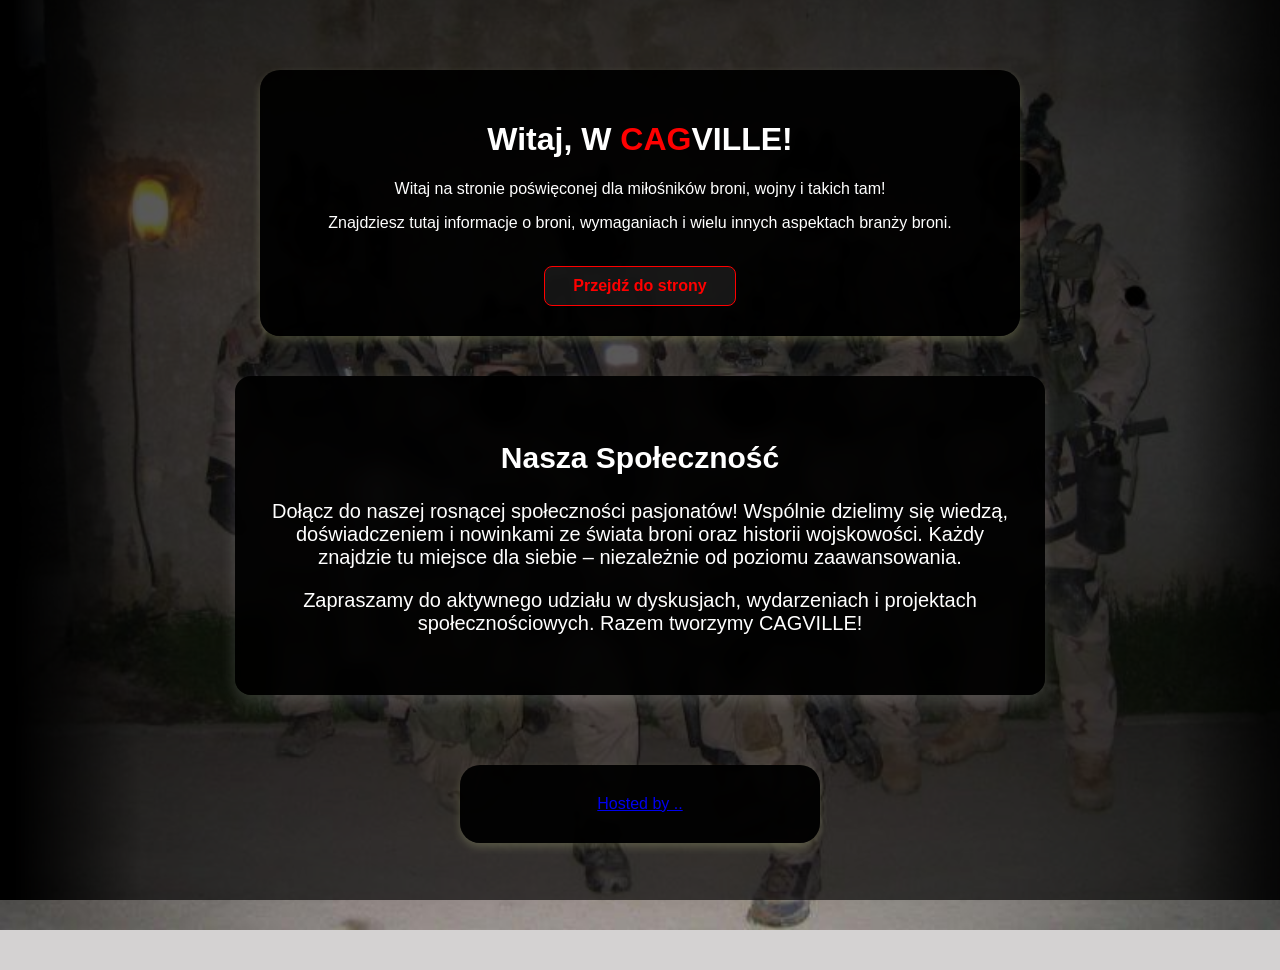
<file: index.Html>
<!DOCTYPE html>
<html lang="en">
<head>
    <meta charset="UTF-8">
    <meta name="viewport" content="width=device-width, initial-scale=1.0">
    <title>CAGville.Com</title>
    <link rel="stylesheet" href="MainFiles/Sites/Main.css">
</head>
<body>
    <div class="głowna">
        <h1>Witaj, W <span class="cag-red">CAG</span>VILLE!</h1>
        <p>Witaj na stronie poświęconej dla miłośników broni, wojny i takich tam!</p>
        <p>Znajdziesz tutaj informacje o broni, wymaganiach i wielu innych aspektach branży broni.</p>
        <a href="MainFiles/Sites/MainSite.html" class="button">Przejdź do strony</a>
    </div>
    <div class="dolna">
        <h2>Nasza Społeczność</h2>
        <p>
            Dołącz do naszej rosnącej społeczności pasjonatów! Wspólnie dzielimy się wiedzą, doświadczeniem i nowinkami ze świata broni oraz historii wojskowości.
            Każdy znajdzie tu miejsce dla siebie – niezależnie od poziomu zaawansowania.
        </p>
        <p>
            Zapraszamy do aktywnego udziału w dyskusjach, wydarzeniach i projektach społecznościowych. Razem tworzymy CAGVILLE!
        </p>
    </div>
    <div class="credits">
        <a href="https://github.com/The-Ultimate-CAG-sters">Hosted by ..</a>
    </div>
  </body>
</html>
</file>
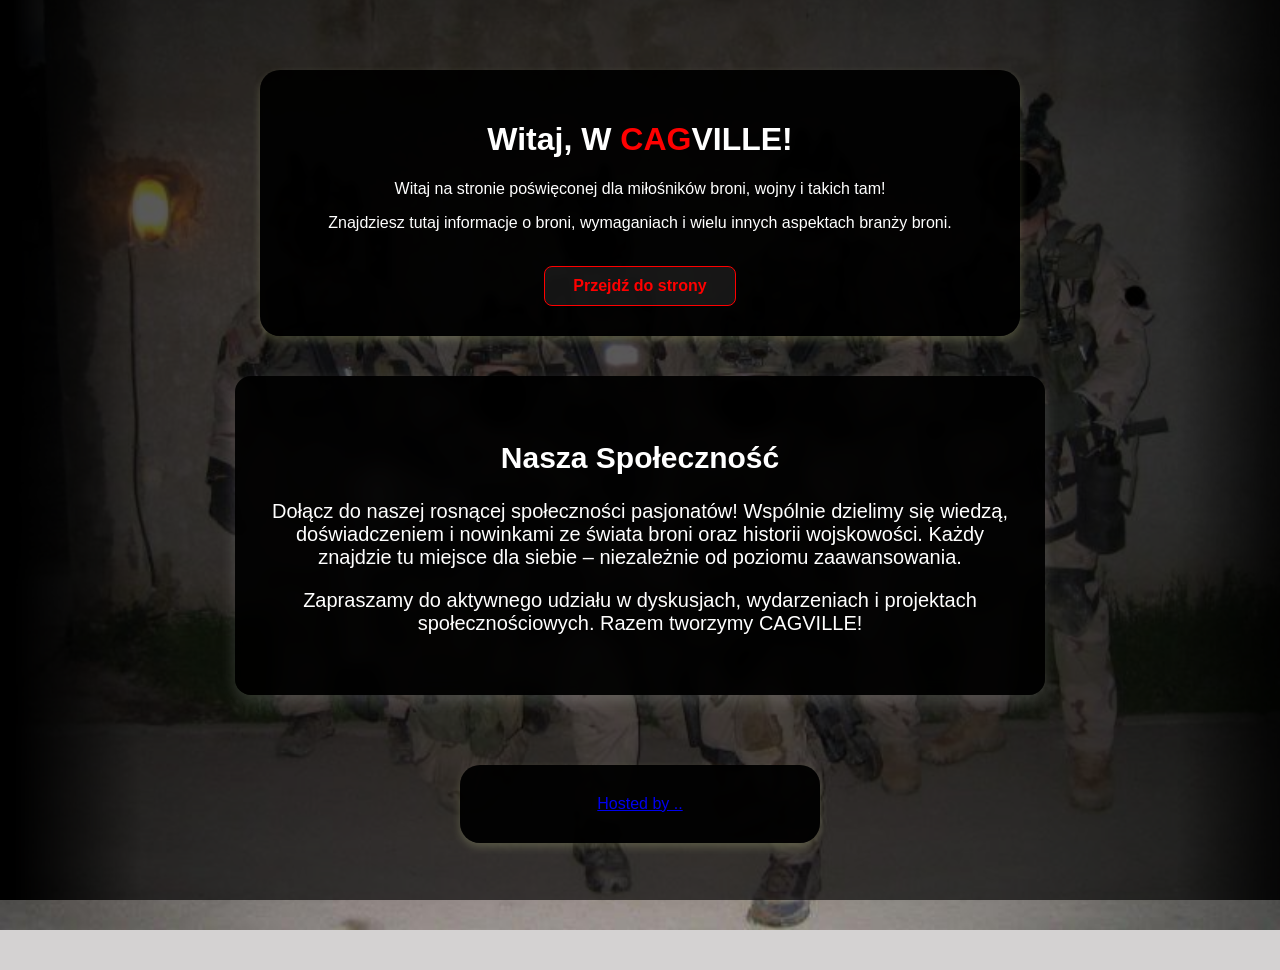
<file: Main.Html>
<!DOCTYPE html>
<html lang="en">
<head>
    <meta charset="UTF-8">
    <meta name="viewport" content="width=device-width, initial-scale=1.0">
    <title>CAGville.Com</title>
    <link rel="stylesheet" href="MainFiles/Sites/Main.css">
</head>
<body>
    <div class="głowna">
        <h1>Witaj, W <span class="cag-red">CAG</span>VILLE!</h1>
        <p>Witaj na stronie poświęconej dla miłośników broni, wojny i takich tam!</p>
        <p>Znajdziesz tutaj informacje o broni, wymaganiach i wielu innych aspektach branży broni.</p>
        <a href="MainFiles/Sites/MainSite.html" class="button">Przejdź do strony</a>
    </div>
    <div class="dolna">
        <h2>Nasza Społeczność</h2>
        <p>
            Dołącz do naszej rosnącej społeczności pasjonatów! Wspólnie dzielimy się wiedzą, doświadczeniem i nowinkami ze świata broni oraz historii wojskowości.
            Każdy znajdzie tu miejsce dla siebie – niezależnie od poziomu zaawansowania.
        </p>
        <p>
            Zapraszamy do aktywnego udziału w dyskusjach, wydarzeniach i projektach społecznościowych. Razem tworzymy CAGVILLE!
        </p>
    </div>
    <div class="credits">
        <a href="https://github.com/The-Ultimate-CAG-sters">Hosted by ..</a>
    </div>
  </body>
</html>
</file>
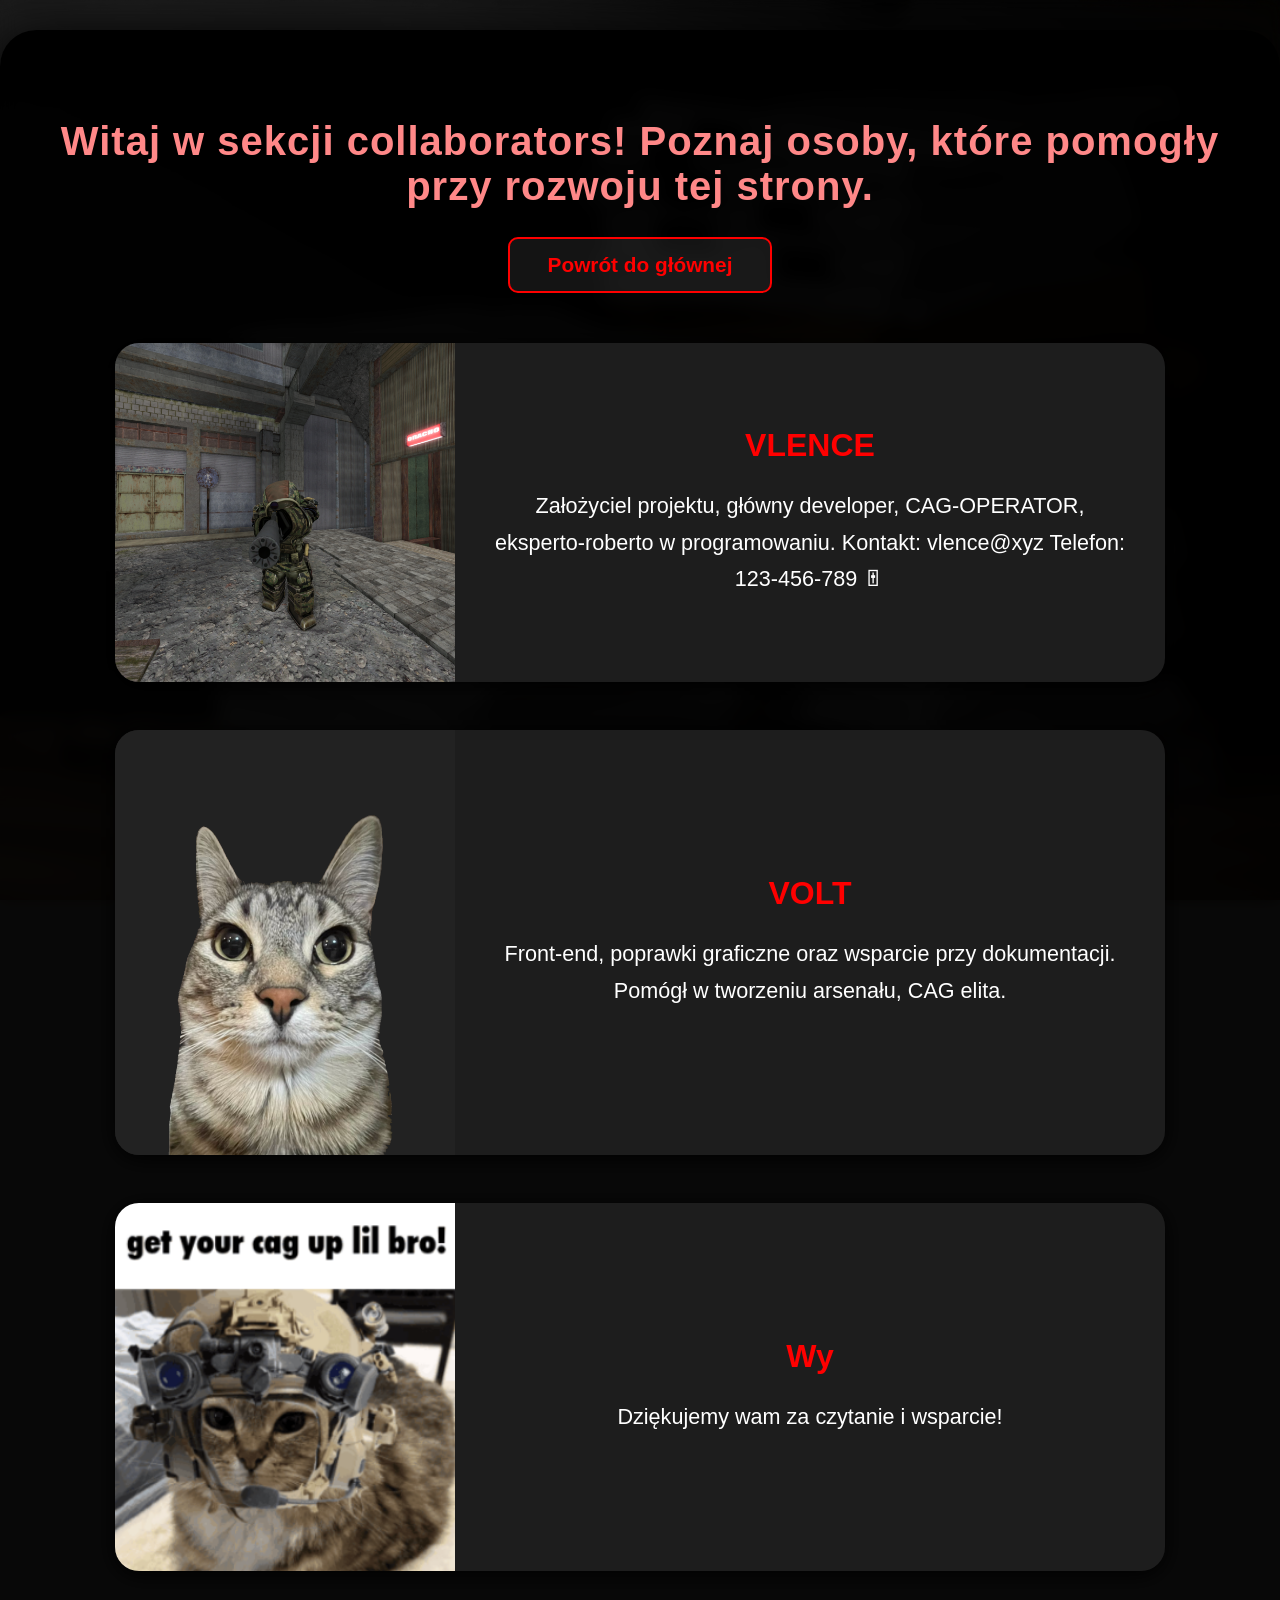
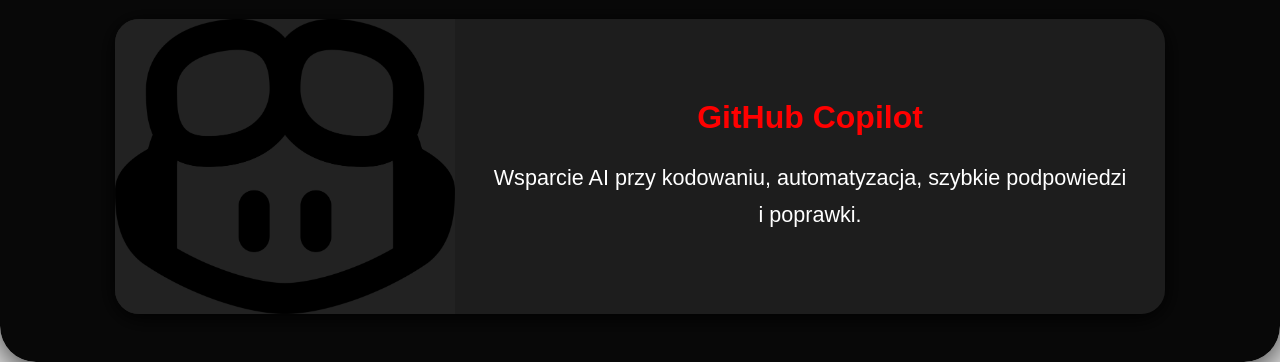
<file: MainFiles/Sites/collaborators.html>
<!DOCTYPE html>
<html lang="en">
<head>
    <meta charset="UTF-8">
    <meta name="viewport" content="width=device-width, initial-scale=1.0">
    <link rel="stylesheet" href="collaborators.css">
    <title>Collaborators.CAG</title>
</head>
<body>
    <div class="collaborators-bigbox">
        <h2 class="collaborators-title">
            Witaj w sekcji collaborators! Poznaj osoby, które pomogły przy rozwoju tej strony.
        </h2>
        <a class="back-link" href="MainSite.html">Powrót do głównej</a>
        <div class="collaborators-list">
            <div class="collaborator-row">
                <img src="../Images/Extra/WOITAZ.png" class="collab-img">
                <div class="collab-info">
                    <div class="collab-name">VLENCE</div>
                    <div class="collab-desc">Założyciel projektu, główny developer, CAG-OPERATOR, eksperto-roberto w programowaniu.
                        Kontakt: vlence@xyz   Telefon: 123-456-789 &#127898;
                    </div>
                </div>
            </div>
            <div class="collaborator-row">
                <img src="../Images/Extra/STUPIDVOLTCAT.jpeg" class="collab-img">
                <div class="collab-info">
                    <div class="collab-name">VOLT</div>
                    <div class="collab-desc">Front-end, poprawki graficzne oraz wsparcie przy dokumentacji. Pomógł w tworzeniu arsenału, CAG elita.</div>
                </div>
            </div>
            <div class="collaborator-row">
                <img src="../Images/Extra/YOU.png"  class="collab-img">
                <div class="collab-info">
                    <div class="collab-name">Wy</div>
                    <div class="collab-desc">Dziękujemy wam za czytanie i wsparcie!</div>
                </div>
            </div>
            <div class="collaborator-row">
                <img src="../Images/Extra/copilot.png" class="collab-img">
                <div class="collab-info">
                    <div class="collab-name">GitHub Copilot</div>
                    <div class="collab-desc">Wsparcie AI przy kodowaniu, automatyzacja, szybkie podpowiedzi i poprawki.</div>
                </div>
            </div>
        </div>
    </div>
</body>
</html>
</file>
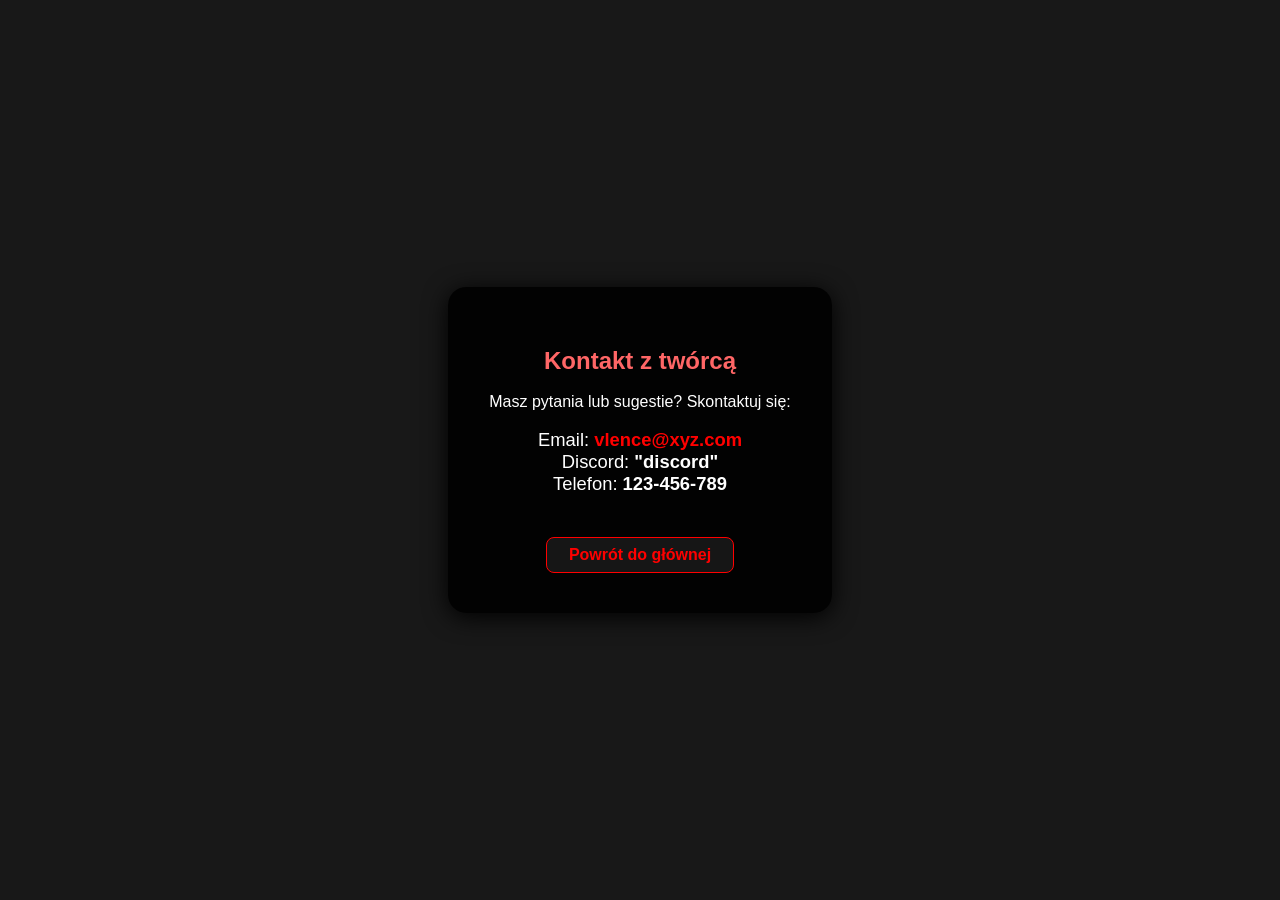
<file: MainFiles/Sites/kontakt.html>
<!DOCTYPE html>
<html lang="en">
<head>
    <meta charset="UTF-8">
    <meta name="viewport" content="width=device-width, initial-scale=1.0">
    <title>Kontakt</title>
    <link rel="stylesheet" href="kontakt.css">
</head>
<body>
    <div class="contact-box">
        <h2>Kontakt z twórcą</h2>
        <p>Masz pytania lub sugestie? Skontaktuj się:</p>
        <ul>
            <li>Email: <a href="#">vlence@xyz.com</a></li>
            <li>Discord: <b>"discord"</b></li>
            <li>Telefon: <b>123-456-789</b></li>
        </ul>
        <a class="back-link" href="MainSite.html">Powrót do głównej</a>
    </div>
</body>
</html>
</file>
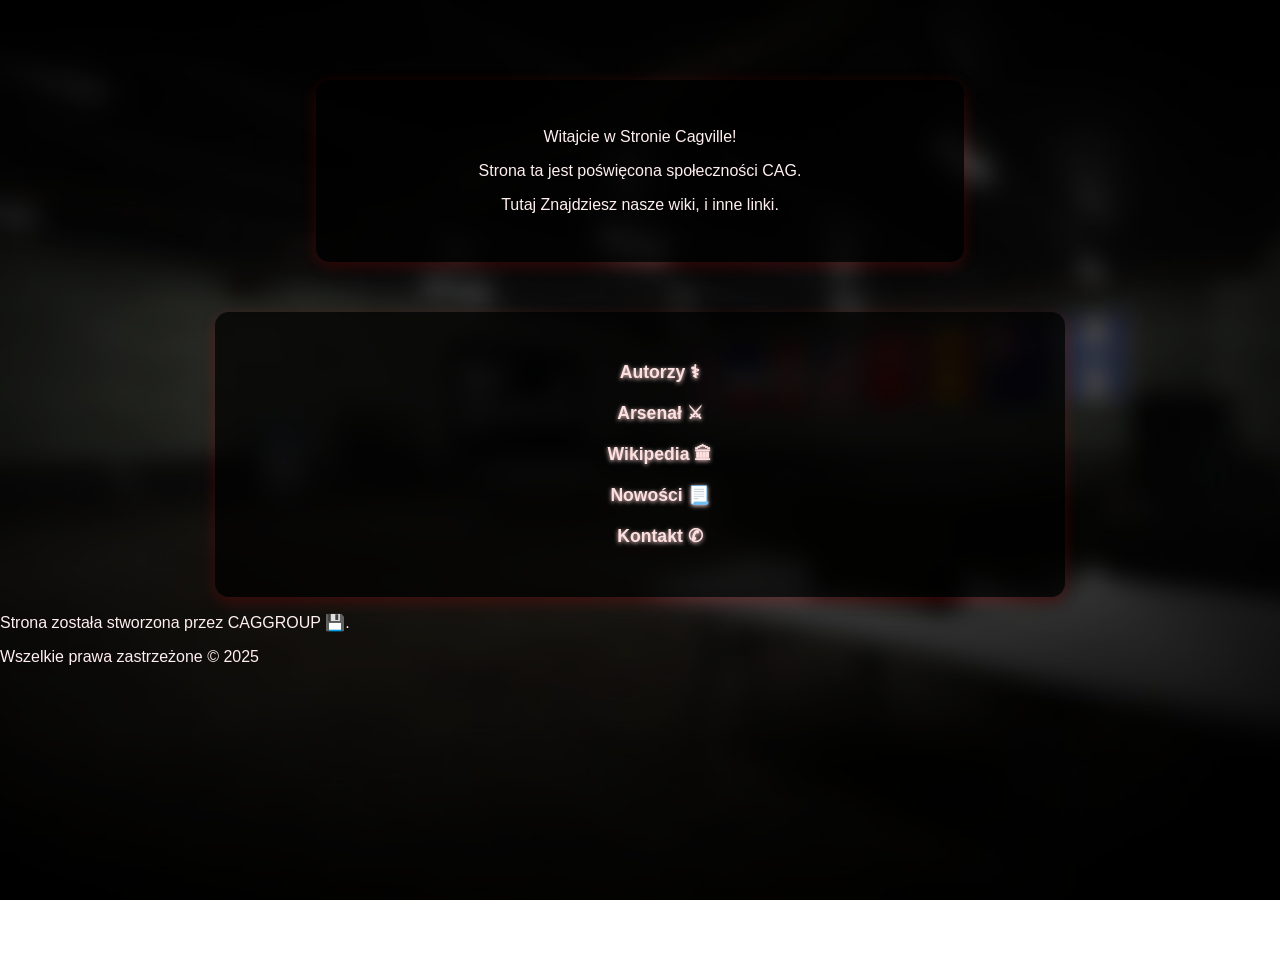
<file: MainFiles/Sites/MainSite.html>
<!DOCTYPE html>
<html lang="en">
<head>
    <meta charset="UTF-8">
    <meta name="viewport" content="width=device-width, initial-scale=1.0">
    <title>Mainsite</title>
   <link rel="stylesheet" href="Mainsite.css">
</head>
<body>
    <div class="powitanie">
        <p>Witajcie w Stronie Cagville!</p>
        <p>Strona ta jest poświęcona społeczności CAG.</p>
        <p>Tutaj Znajdziesz nasze wiki, i inne linki.</p>
    </div>
    <div class="Wybieranie">
        <ul>
            <li><a href="collaborators.html">Autorzy &#9877;</a></li>
            <li><a href="ArsenalCAG.html">Arsenał &#9876;</a></li>
            <li><a href="wikilinks.html">Wikipedia &#127963;</a></li>
            <li><a href="news.html">Nowości &#128195; </a></li>
            <li><a href="kontakt.html">Kontakt &#9990;</a></li>
        </ul>
    </div>

    <div class="wybieranie">
        <p>Strona została stworzona przez CAGGROUP &#128190;.</p>
        <p>Wszelkie prawa zastrzeżone &copy; 2025</p>
</body>
</html>
</file>
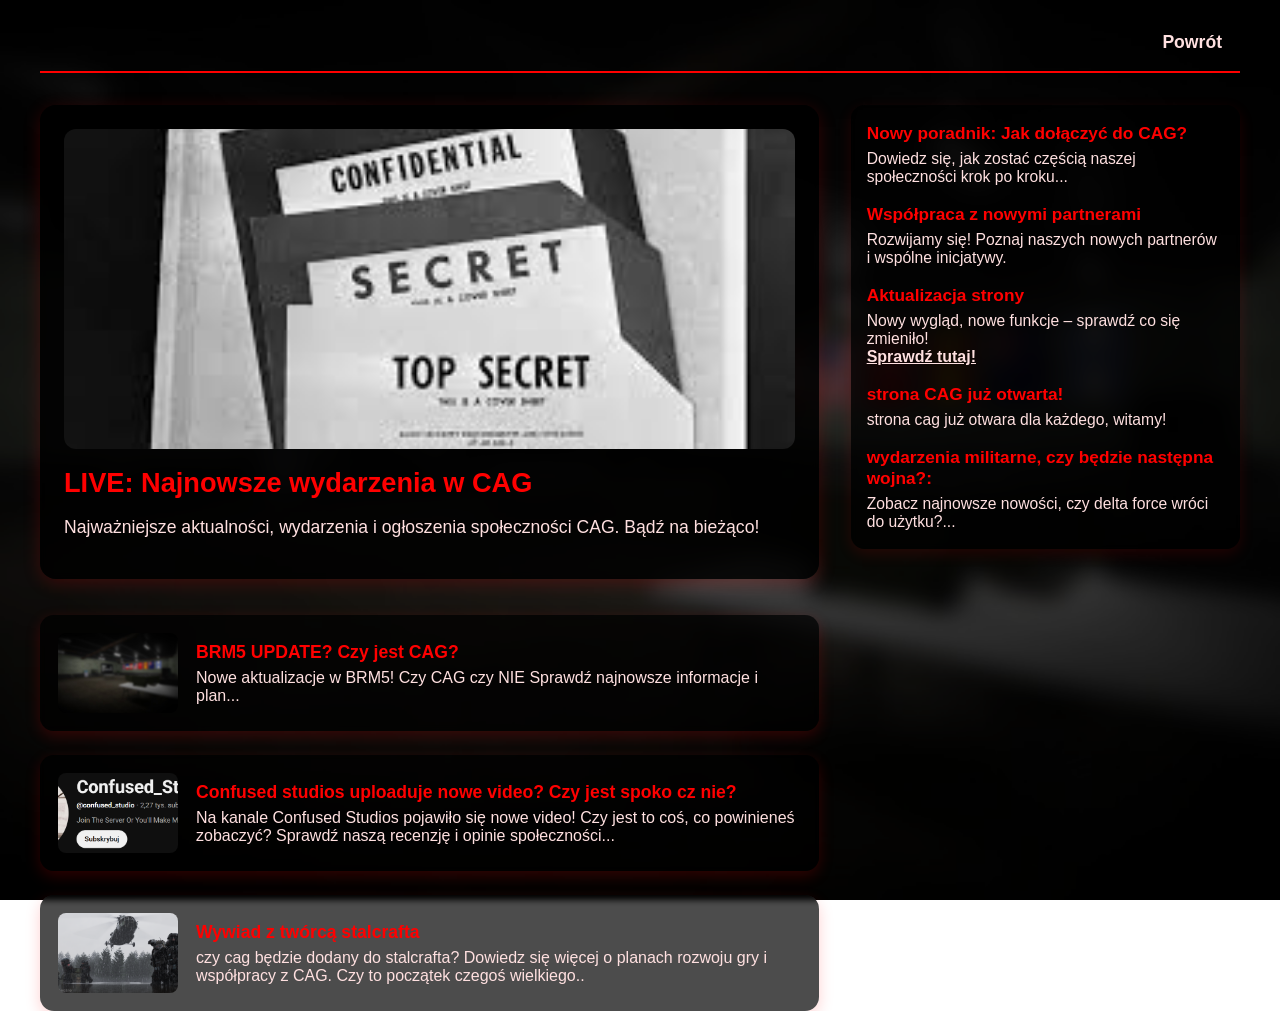
<file: MainFiles/Sites/news.html>
<!DOCTYPE html>
<html lang="en">
<head>
    <meta charset="UTF-8">
    <meta name="viewport" content="width=device-width, initial-scale=1.0">
    <title>CAG News</title>
    <link rel="stylesheet" href="news.css">
</head>
<body>
    <div class="news-layout">
        <header class="news-header">
            <nav class="news-nav">
                <a href="MainSite.html">Powrót</a>
            </nav>
        </header>
        <main class="news-main">
            <section class="news-main-left">
                <article class="news-feature">
                    <img src="../Images/Extra/CLASSIFEID.jpeg" alt="Main News" class="news-feature-img">
                    <h2 class="news-feature-title">LIVE: Najnowsze wydarzenia w CAG</h2>
                    <p class="news-feature-desc">
                        Najważniejsze aktualności, wydarzenia i ogłoszenia społeczności CAG. Bądź na bieżąco!
                    </p>
                </article>
                <article class="news-secondary">
                    <img src="../Images/Extra/600FOB.jpg" alt="Secondary News" class="news-secondary-img">
                    <div>
                        <h3 class="news-secondary-title">BRM5 UPDATE? Czy jest CAG?</h3>
                        <p class="news-secondary-desc">
                            Nowe aktualizacje w BRM5! Czy CAG czy NIE Sprawdź najnowsze informacje i plan...
                        </p>
                    </div>
                </article>
                <article class="news-secondary">
                    <img src="../Images/Extra/confusedstudip.png" alt="Event News" class="news-secondary-img">
                    <div>
                        <h3 class="news-secondary-title">Confused studios uploaduje nowe video? Czy jest spoko cz nie?</h3>
                        <p class="news-secondary-desc">
                            Na kanale Confused Studios pojawiło się nowe video! Czy jest to coś, co powinieneś zobaczyć? Sprawdź naszą recenzję i opinie społeczności...
                        </p>
                    </div>
                </article>
                <article class="news-secondary">
                    <img src="../Images/Extra/stalcraft.png" alt="Dev News" class="news-secondary-img">
                    <div>
                        <h3 class="news-secondary-title">Wywiad z twórcą stalcrafta</h3>
                        <p class="news-secondary-desc">
                            czy cag będzie dodany do stalcrafta? Dowiedz się więcej o planach rozwoju gry i współpracy z CAG. Czy to początek czegoś wielkiego..
                        </p>
                    </div>
                </article>
            </section>
            <aside class="news-main-right">
                <div class="news-list">
                    <div class="news-list-item">
                        <h4>Nowy poradnik: Jak dołączyć do CAG?</h4>
                        <p>Dowiedz się, jak zostać częścią naszej społeczności krok po kroku...</p>
                    </div>
                    <div class="news-list-item">
                        <h4>Współpraca z nowymi partnerami</h4>
                        <p>Rozwijamy się! Poznaj naszych nowych partnerów i wspólne inicjatywy.</p>
                    </div>
                    <div class="news-list-item">
                        <h4>Aktualizacja strony</h4>
                        <p>Nowy wygląd, nowe funkcje – sprawdź co się zmieniło! </p>
                        <a href="https://github.com/The-Ultimate-CAG-sters">Sprawdź tutaj!</a>
                    </div>
                    <div class="news-list-item">
                        <h4>strona CAG już otwarta!</h4>
                        <p>strona cag już otwara dla każdego, witamy!</p>
                    </div>
                    <div class="news-list-item">
                        <h4>wydarzenia militarne, czy będzie następna wojna?:</h4>
                        <p>Zobacz najnowsze nowości, czy delta force wróci do użytku?...</p>
                    </div>
                </div>
            </aside>
        </main>
    </div>
</body>
</html>
</file>
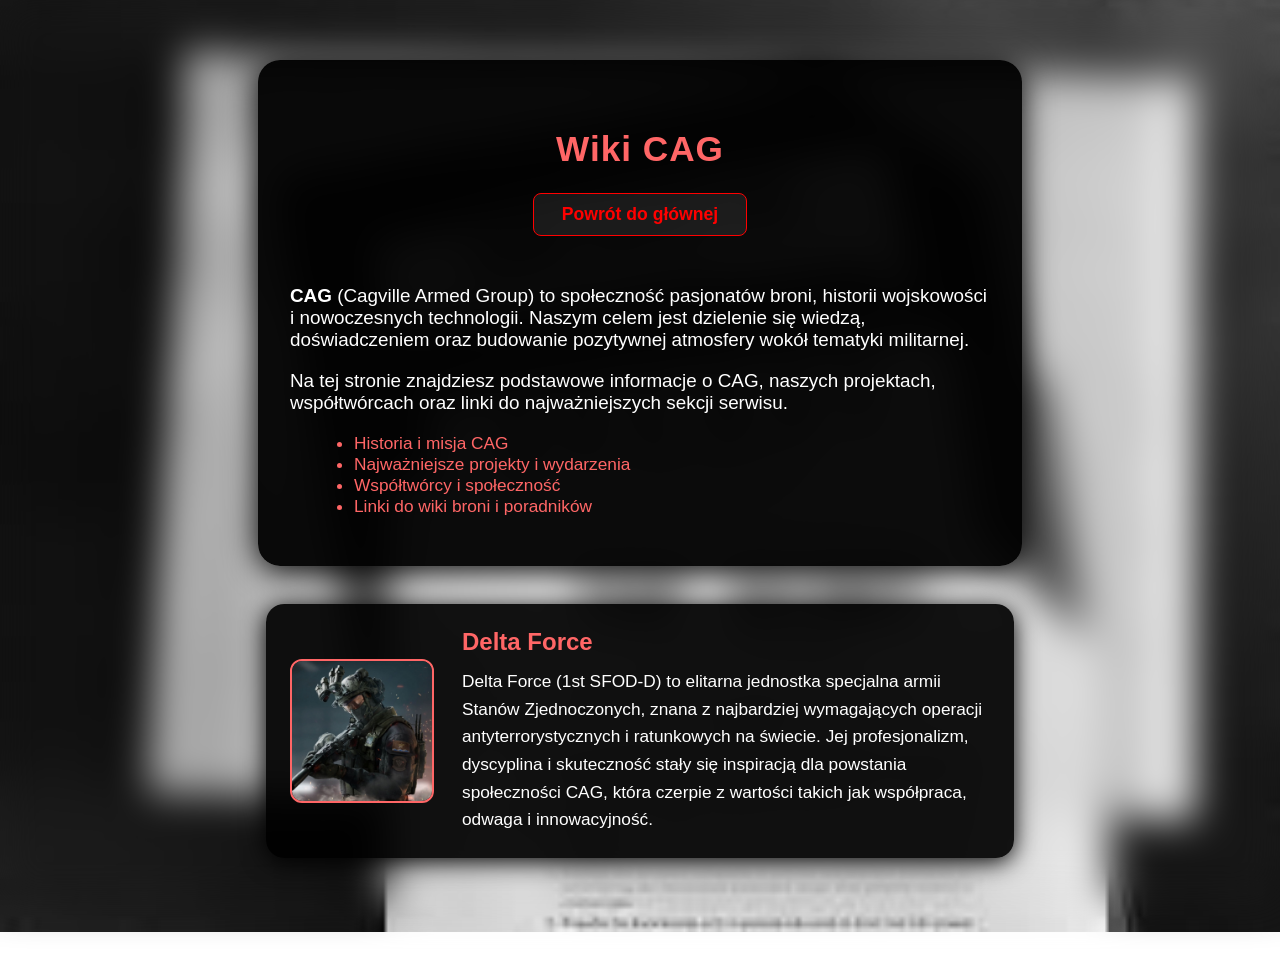
<file: MainFiles/Sites/wikilinks.html>
<!DOCTYPE html>
<html lang="en">
<head>
    <meta charset="UTF-8">
    <meta name="viewport" content="width=device-width, initial-scale=1.0">
    <title>Wiki CAG</title>
    <link rel="stylesheet" href="wikilinks.css">
</head>
<body>
    <div class="wiki-box">
        <h2 class="wiki-title">Wiki CAG</h2>
        <a class="back-link" href="MainSite.html">Powrót do głównej</a>
        <div class="wiki-content">
            <p>
                <b>CAG</b> (Cagville Armed Group) to społeczność pasjonatów broni, historii wojskowości i nowoczesnych technologii. 
                Naszym celem jest dzielenie się wiedzą, doświadczeniem oraz budowanie pozytywnej atmosfery wokół tematyki militarnej.
            </p>
            <p>
                Na tej stronie znajdziesz podstawowe informacje o CAG, naszych projektach, współtwórcach oraz linki do najważniejszych sekcji serwisu.
            </p>
            <ul>
                <li>Historia i misja CAG</li>
                <li>Najważniejsze projekty i wydarzenia</li>
                <li>Współtwórcy i społeczność</li>
                <li>Linki do wiki broni i poradników</li>
            </ul>
        </div>
    </div>
    <div class="deltaforce-box">
        <img src="../Images/Extra/Funnies/deltaforce.jpg" alt="Delta Force" class="deltaforce-img">
        <div class="deltaforce-info">
            <div class="deltaforce-title">Delta Force</div>
            <div class="deltaforce-desc">
                Delta Force (1st SFOD-D) to elitarna jednostka specjalna armii Stanów Zjednoczonych, znana z najbardziej wymagających operacji antyterrorystycznych i ratunkowych na świecie. 
                Jej profesjonalizm, dyscyplina i skuteczność stały się inspiracją dla powstania społeczności CAG, która czerpie z wartości takich jak współpraca, odwaga i innowacyjność.
            </div>
        </div>
    </div>
</body>
</html>
</file>
<file: MainFiles/Sites/Main.css>
body {
    min-height: 100vh;
    margin: 0;
    padding: 0;
    background-color: rgb(212, 210, 210);
    color: #fff;
    font-family: Arial, sans-serif;
    background-image: url('../Images/Extra/Funnies/task-force-121-delta-force.png');
    background-size: cover;
    background-repeat: no-repeat;
    background-position: center center;
    background-attachment: fixed;
}

body::before {
    content: "";
    position: fixed;
    inset: 0;
    z-index: -1;
    background:
        linear-gradient(to right,
            rgba(0,0,0,1) 1vw,
            rgba(0,0,0,0.7) 4vw,
            rgba(0,0,0,0) 11vw,
            rgba(0,0,0,0) 92vw,
            rgba(0,0,0,0.7) 99vw,
            rgba(0,0,0,1) 104vw
        ),
        rgba(0,0,0,0.65); 
}


.głowna {
    margin: 70px auto 0 auto;
    max-width: 700px;
    text-align: center;
    background-color: rgba(0, 0, 0, 0.95);
    padding: 30px;
    border-radius: 20px;
    box-shadow: 0 4px 8px rgba(245, 255, 170, 0.2);
    backdrop-filter: blur(2px);
}

.głowna a.button {
    color: #ff0000;
    background: rgba(255,255,255,0.08);
    padding: 10px 28px;
    border-radius: 8px;
    text-decoration: none;
    font-weight: bold;
    transition: background 0.2s, color 0.2s;
    display: inline-block;
    margin-top: 18px;
    border: 1px solid #ff0000;
}

.głowna a.button:hover {
    background: #ff0000;
    color: #fff;
}


.dolna {
    margin: 40px auto 0 auto;
    max-width: 750px;
    background-color: rgba(0, 0, 0, 0.92);
    padding: 40px 30px;
    border-radius: 16px;
    box-shadow: 0 6px 16px rgba(245, 245, 245, 0.18);
    text-align: center;
    font-size: 1.25rem;
    backdrop-filter: blur(8px);
}


.cag-red {
    color: #ff0000;
    font-weight: bold;
}

.credits   {
    margin: 70px auto 0 auto;
    max-width: 300px;
    text-align: center;
    background-color: rgba(0, 0, 0, 0.95);
    padding: 30px;
    border-radius: 20px;
    box-shadow: 0 4px 8px rgba(245, 255, 170, 0.2);
    backdrop-filter: blur(2px);
    color: rgb(248, 161, 161)
}
</file>
<file: MainFiles/Sites/collaborators.css>
body {
    min-height: 100vh;
    margin: 0;
    padding: 0;
    background-image: url('../Images/Extra/Stack_of_docs.jpg');
    background-size: cover;
    background-repeat: no-repeat;
    background-position: center center;
    background-attachment: fixed;
    color: #ffefef;
    font-family: Arial, sans-serif;
}

body::before {
    content: "";
    position: fixed;
    inset: 0;
    z-index: -1;
    background-image: inherit;
    background-size: cover;
    background-repeat: no-repeat;
    background-position: center center;
    background-attachment: fixed;
    filter: blur(8px);
}

.wybór {
    margin: 80px auto 0 auto;
    max-width: 600px;
    text-align: center;
    background-color: rgba(0, 0, 0, 0.92); /* solid dark, no purple */
    padding: 32px 24px;
    border-radius: 14px;
    position: relative;
    z-index: 1;
    backdrop-filter: none;
    color: #fff;
    font-size: 1.4rem; /* bigger text */
    box-shadow: 0 4px 24px 0 #000;
}

.wybór a {
    color: #ff0000;
    text-decoration: none;
}

.wybór a:visited {
    color: #8a0303;
}

.collaborators-main {
    margin: 60px auto 0 auto;
    max-width: 900px;
    background-color: rgba(0, 0, 0, 0.96);
    padding: 40px 32px 32px 32px;
    border-radius: 20px;
    box-shadow: 0 4px 32px 0 #000;
    text-align: center;
    position: relative;
    z-index: 1;
}

.collaborators-main h2 {
    font-size: 2.2rem;
    margin-bottom: 36px;
    color: #ff8484;
    letter-spacing: 1px;
}

.collaborators-grid {
    display: flex;
    flex-wrap: wrap;
    gap: 32px;
    justify-content: center;
    margin-bottom: 32px;
}

.collaborator-box {
    background: rgba(30, 30, 30, 0.92);
    border-radius: 14px;
    box-shadow: 0 2px 12px 0 #000;
    padding: 28px 22px;
    min-width: 200px;
    max-width: 260px;
    flex: 1 1 200px;
    color: #ffd0d0;
    font-size: 1.15rem;
    transition: transform 0.2s, box-shadow 0.2s;
}

.collaborator-box h3 {
    margin-top: 0;
    margin-bottom: 12px;
    color: #ff0000;
    font-size: 1.3rem;
}

.collaborator-box:hover {
    transform: translateY(-6px) scale(1.04);
    box-shadow: 0 8px 32px 0 #ff0000bb;
}

.back-link {
    display: inline-block;
    margin-bottom: 40px;
    color: #ff0000;
    background: rgba(255,255,255,0.08);
    padding: 14px 38px;
    border-radius: 10px;
    text-decoration: none;
    font-weight: bold;
    border: 2px solid #ff0000;
    font-size: 1.3rem;
    transition: background 0.2s, color 0.2s;
}

.back-link:hover {
    background: #ff0000;
    color: #fff;
}

.footer-note {
    margin-top: 18px;
    font-size: 1rem;
    color: #ff3636;
}

.collaborators-bigbox {
    margin: 30px auto 0 auto;
    max-width: 1200px;
    min-height: 80vh;
    background-color: rgba(0, 0, 0, 0.97);
    padding: 56px 48px 48px 48px;
    border-radius: 36px;
    box-shadow: 0 8px 48px 0 #000;
    text-align: center;
    position: relative;
    z-index: 1;
    display: flex;
    flex-direction: column;
    align-items: center;
}

.collaborators-title {
    font-size: 2.5rem;
    margin-bottom: 28px;
    color: #ff8888;
    letter-spacing: 1px;
    font-weight: bold;
}

.collaborators-list {
    width: 100%;
    display: flex;
    flex-direction: column;
    gap: 48px;
    margin-top: 10px;
}

.collaborator-row {
    display: flex;
    flex-direction: row;
    align-items: stretch;
    background: rgba(30, 30, 30, 0.97);
    border-radius: 24px;
    box-shadow: 0 4px 24px 0 #000;
    padding: 0;
    min-height: 260px;
    margin: 0 auto;
    max-width: 1050px;
    width: 100%;
    transition: transform 0.2s, box-shadow 0.2s;
    overflow: hidden;
}

.collaborator-row:hover {
    transform: translateY(-10px) scale(1.03);
    box-shadow: 0 12px 48px 0 #ff0000bb;
}

.collab-img {
    width: 340px;
    height: 100%;
    object-fit: cover;
    border-radius: 0;
    margin: 0;
    border: none;
    background: #222;
    display: block;
}

.collab-info {
    flex: 1;
    display: flex;
    flex-direction: column;
    align-items: center;
    justify-content: center;
    padding: 32px 36px;
}

.collab-name {
    font-size: 2rem;
    color: #ff0000;
    font-weight: bold;
    margin-bottom: 24px;
    margin-top: 0;
    text-align: center;
}

.collab-desc {
    font-size: 1.35rem;
    color: #fff;
    text-align: center;
    line-height: 1.7;
}
</file>
<file: MainFiles/Sites/kontakt.css>
body {
    min-height: 100vh;
    margin: 0;
    padding: 0;
    background: #181818;
    color: #fff;
    font-family: Arial, sans-serif;
    display: flex;
    align-items: center;
    justify-content: center;
}

.contact-box {
    background: rgba(0,0,0,0.92);
    padding: 40px 32px;
    border-radius: 18px;
    box-shadow: 0 4px 24px #000;
    text-align: center;
    min-width: 320px;
}

.contact-box h2 {
    color: #ff6666;
    margin-bottom: 18px;
}

.contact-box ul {
    list-style: none;
    padding: 0;
    margin: 18px 0 24px 0;
    font-size: 1.15rem;
}

.contact-box a {
    color: #ff0000;
    text-decoration: none;
    font-weight: bold;
}

.contact-box a:hover {
    text-decoration: underline;
}

.back-link {
    display: inline-block;
    margin-top: 18px;
    color: #ff0000;
    background: rgba(255,255,255,0.08);
    padding: 8px 22px;
    border-radius: 8px;
    text-decoration: none;
    font-weight: bold;
    border: 1px solid #ff0000;
    transition: background 0.2s, color 0.2s;
}

.back-link:hover {
    background: #ff0000;
    color: #fff;
}
</file>
<file: MainFiles/Sites/Mainsite.css>
body {
    min-height: 100vh;
    margin: 0;
    padding: 0;
    background-image: url('../Images/Extra/600FOB.jpg');
    background-size: cover;
    background-repeat: no-repeat;
    background-position: center center;
    background-attachment: fixed;
    color: #ffefef;
    font-family: Arial, sans-serif;
}

body::before {
    content: "";
    position: fixed;
    inset: 0;
    z-index: -1;
    background: rgba(0,0,0,0.55);
}

.powitanie {
    margin: 80px auto 0 auto;
    max-width: 600px;
    text-align: center;
    background-color: rgba(0, 0, 0, 0.75);
    padding: 32px 24px;
    border-radius: 14px;
    box-shadow: 0 4px 16px rgba(255, 0, 0, 0.18);
    backdrop-filter: blur(3px);
}

.Wybieranie {
    margin: 50px auto 0 auto;
    max-width: 800px;
    background-color: rgba(0, 0, 0, 0.7);
    padding: 30px 25px;
    border-radius: 15px;
    box-shadow: 0 5px 15px rgba(255, 0, 0, 0.12);
    text-align: center;
    backdrop-filter: blur(3px);
    border-radius: 14px;
    box-shadow: 0 5px 15px rgba(255, 0, 0, 0.18);
    transition: background-color 0.3s, box-shadow 0.3s; 
}

.Wybieranie ul {
    list-style: none;
    padding: 1;
    margin: 0;
}

.Wybieranie li {
    margin: 20px 0;
}

.Wybieranie a {
    color: #ffe0e0;
    text-decoration: none;
    font-weight: bold;
    font-size: 1.1rem;
    transition: color 0.2s, text-shadow 0.2s;
    text-shadow: 0 1px 4px #ffd7d7;
}

.Wybieranie a:hover {
    color: #ffe7e7;
    text-shadow: 0 2px 8px #000;
}

.Wybieranie a:focus,
.Wybieranie a:active {
    outline: none;
    background: #ff0000;
    color: #fff;
    border-radius: 6px;
    box-shadow: 0 6px 16px 0 #ffb3b3; /* cień tylko na dole */
    transition: background 0.2s, color 0.2s, box-shadow 0.2s;
}
</file>
<file: MainFiles/Sites/news.css>
body {
    min-height: 100vh;
    margin: 0;
    padding: 0;
    background-image: url('../Images/Extra/600FOB.jpg');
    background-size: cover;
    background-repeat: no-repeat;
    background-position: center center;
    background-attachment: fixed;
    color: #ffe0e0;
    font-family: Arial, sans-serif;
}

body::before {
    content: "";
    position: fixed;
    inset: 0;
    z-index: -1;
    background: rgba(0,0,0,0.55);
}

.news-layout {
    max-width: 1200px;
    margin: 0 auto;
    padding: 0 16px;
}

.news-header {
    display: flex;
    align-items: center;
    justify-content: flex-end;
    padding: 32px 0 18px 0;
    border-bottom: 2px solid #ff0000;
    background: transparent;
}

.news-nav a {
    color: #ffe0e0;
    text-decoration: none;
    margin: 0 18px;
    font-size: 1.1rem;
    position: relative;
    padding-bottom: 4px;
    font-weight: bold;
    transition: color 0.2s;
}

.news-nav a:hover,
.news-nav a:focus {
    color: #ff0000;
    border-bottom: 2px solid #ff0000;
}

.news-main {
    display: flex;
    gap: 32px;
    margin-top: 32px;
}

.news-main-left {
    flex: 2;
    display: flex;
    flex-direction: column;
    gap: 24px;
}

.news-feature {
    background: rgba(0, 0, 0, 0.85);
    border-radius: 16px;
    box-shadow: 0 4px 18px rgba(255, 0, 0, 0.18);
    padding: 24px;
    margin-bottom: 12px;
    backdrop-filter: blur(3px);
}

.news-feature-img {
    width: 100%;
    max-height: 320px;
    object-fit: cover;
    border-radius: 12px;
    margin-bottom: 14px;
}

.news-feature-title {
    color: #ff0000;
    font-size: 1.7rem;
    margin: 0 0 10px 0;
}

.news-feature-desc {
    font-size: 1.1rem;
    color: #ffe0e0;
}

.news-secondary {
    background: rgba(0, 0, 0, 0.7);
    border-radius: 14px;
    box-shadow: 0 5px 15px rgba(255, 0, 0, 0.18);
    padding: 18px;
    display: flex;
    align-items: center;
    gap: 18px;
    backdrop-filter: blur(3px);
    transition: background-color 0.3s, box-shadow 0.3s;
}

.news-secondary-img {
    width: 120px;
    height: 80px;
    object-fit: cover;
    border-radius: 8px;
}

.news-secondary-title {
    color: #ff0000;
    font-size: 1.1rem;
    margin: 0 0 6px 0;
    font-weight: bold;
}

.news-secondary-desc {
    font-size: 1rem;
    color: #ffe0e0;
    margin: 0;
}

.news-main-right {
    flex: 1;
    display: flex;
    flex-direction: column;
    gap: 18px;
}

.news-list {
    background: rgba(0,0,0,0.75);
    border-radius: 14px;
    box-shadow: 0 5px 15px rgba(255, 0, 0, 0.12);
    padding: 18px 16px;
    display: flex;
    flex-direction: column;
    gap: 18px;
    backdrop-filter: blur(3px);
}

.news-list-item h4 {
    color: #ff0000;
    margin: 0 0 6px 0;
    font-size: 1.08rem;
    font-weight: bold;
}

.news-list-item p {
    margin: 0;
    color: #ffe0e0;
    font-size: 0.98rem;
}

.news-list-item a {
    color: #ffe0e0;
    text-decoration: underline;
    font-weight: bold;
    transition: color 0.2s;
}

.news-list-item a:hover {
    color: #ff0000;
}
</file>
<file: MainFiles/Sites/wikilinks.css>
body {
    min-height: 100vh;
    margin: 0;
    padding: 0;
    background-image: url('../Images/Extra/CLASSIFEID.jpeg');
    background-size: cover;
    background-repeat: no-repeat;
    background-position: center center;
    background-attachment: fixed;
    color: #ffefef;
    font-family: Arial, sans-serif;
}

body::before {
    content: "";
    position: fixed;
    inset: 0;
    z-index: -1;
    background-image: inherit;
    background-size: cover;
    background-repeat: no-repeat;
    background-position: center center;
    background-attachment: fixed;
    filter: blur(20px);
    background-color: rgba(0,0,0,0.75); /* keep your dark overlay */
}

.wiki-box {
    margin: 60px auto 0 auto;
    max-width: 700px;
    background-color: rgba(0, 0, 0, 0.95);
    padding: 40px 32px 32px 32px;
    border-radius: 22px;
    box-shadow: 0 4px 32px 0 #000;
    text-align: center;
    position: relative;
    z-index: 1;
}

.wiki-title {
    font-size: 2.2rem;
    margin-bottom: 24px;
    color: #ff6666;
    letter-spacing: 1px;
    font-weight: bold;
}

.back-link {
    display: inline-block;
    margin-bottom: 30px;
    color: #ff0000;
    background: rgba(255,255,255,0.08);
    padding: 10px 28px;
    border-radius: 8px;
    text-decoration: none;
    font-weight: bold;
    border: 1px solid #ff0000;
    font-size: 1.1rem;
    transition: background 0.2s, color 0.2s;
}

.back-link:hover {
    background: #ff0000;
    color: #fff;
}

.wiki-content {
    font-size: 1.18rem;
    color: #fff;
    text-align: left;
    margin-top: 18px;
}

.wiki-content ul {
    margin-top: 18px;
    margin-left: 24px;
    color: #ff6666;
    font-size: 1.08rem;
}

.deltaforce-box {
    margin: 38px auto 0 auto;
    max-width: 700px;
    background-color: rgba(0, 0, 0, 0.92);
    border-radius: 18px;
    box-shadow: 0 4px 24px 0 #000;
    display: flex;
    flex-direction: row;
    align-items: center;
    padding: 24px 24px;
    gap: 28px;
}

.deltaforce-img {
    width: 140px;
    height: 140px;
    object-fit: cover;
    border-radius: 12px;
    border: 2px solid #ff6666;
    background: #222;
    flex-shrink: 0;
}

.deltaforce-info {
    flex: 1;
    display: flex;
    flex-direction: column;
    justify-content: center;
}

.deltaforce-title {
    font-size: 1.5rem;
    color: #ff6666;
    font-weight: bold;
    margin-bottom: 12px;
}

.deltaforce-desc {
    font-size: 1.08rem;
    color: #fff;
    line-height: 1.6;
}
</file>
